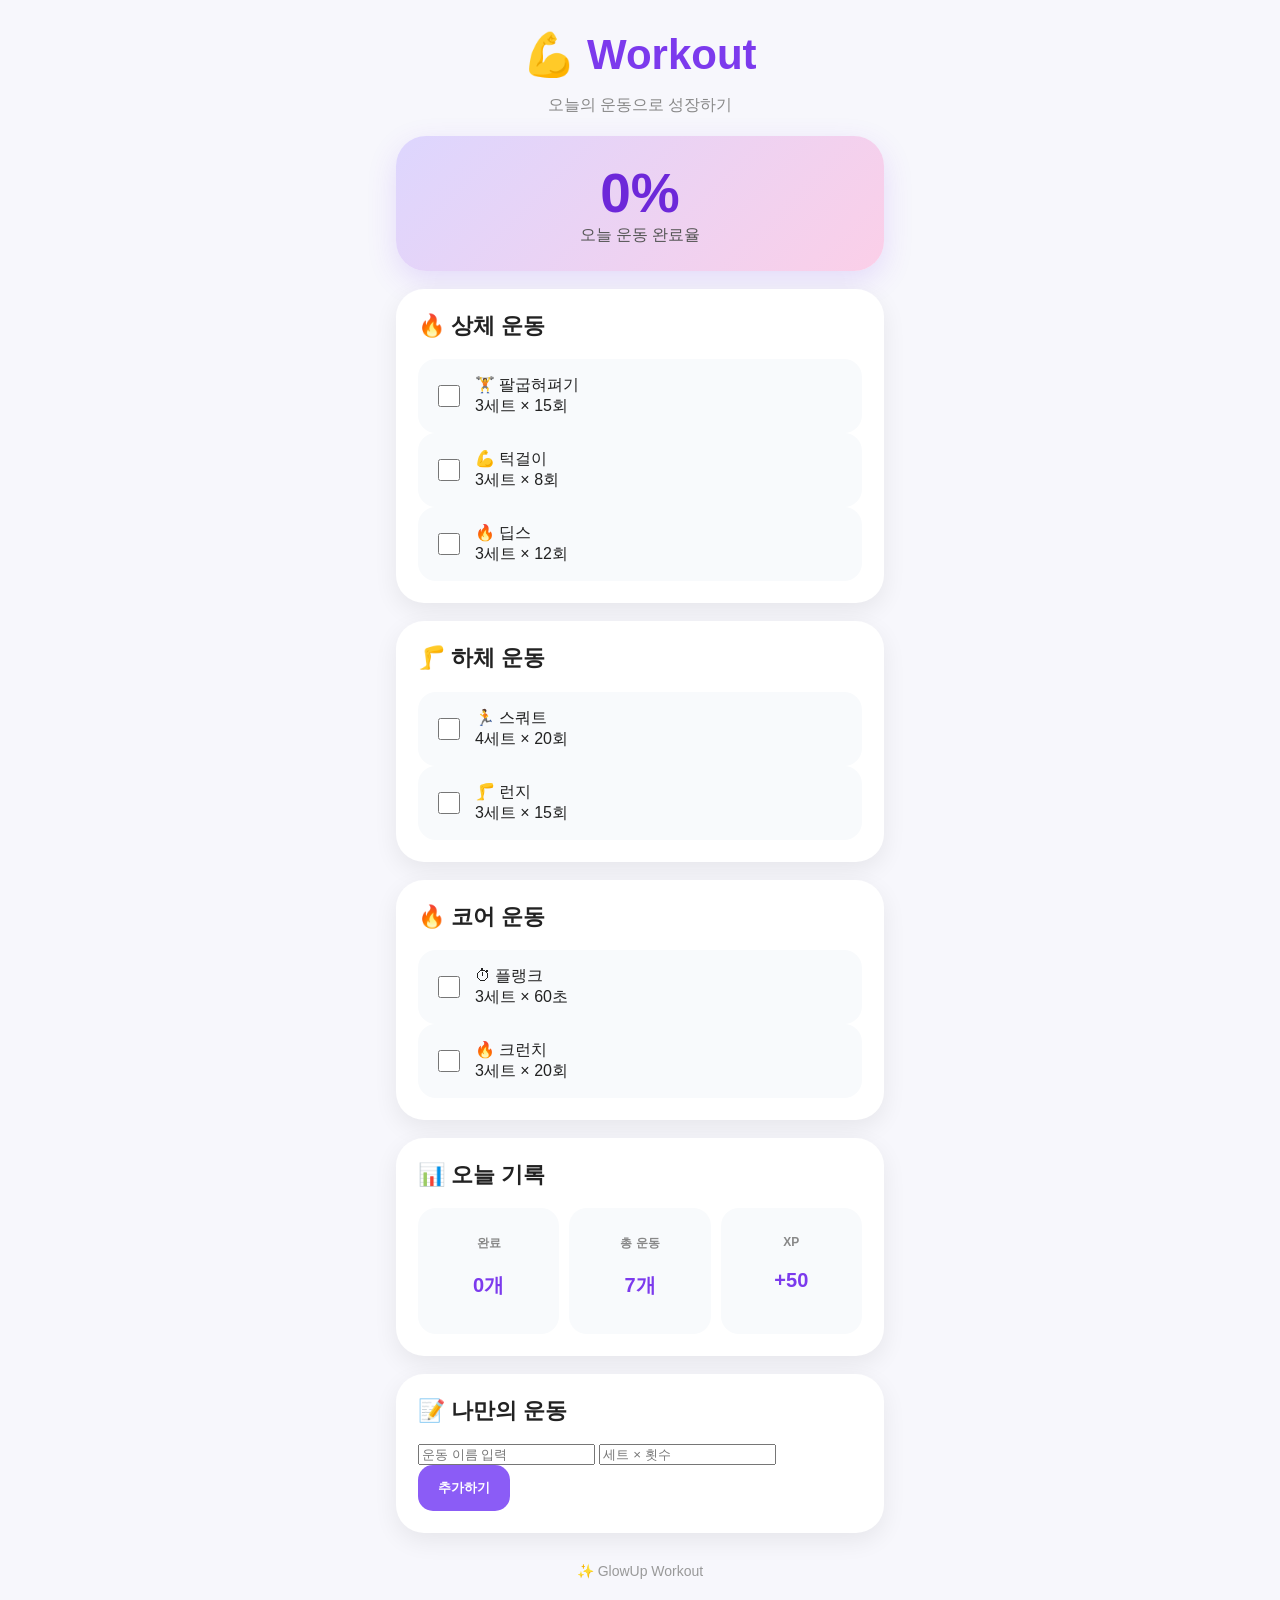
<file: workout.html>
<!DOCTYPE html>
<html lang="ko">

<head>

<meta charset="UTF-8">

<meta name="viewport" content="width=device-width, initial-scale=1.0">

<title>GlowUp | 운동</title>

<link rel="stylesheet" href="style.css">

</head>


<body>


<div class="container">



<header class="hero">

<h1>💪 Workout</h1>

<p>오늘의 운동으로 성장하기</p>


<div class="dday-card">

<h2 id="workProgress">
0%
</h2>

<span>
오늘 운동 완료율
</span>


</div>


</header>





<section class="card">


<h2>🔥 상체 운동</h2>



<label class="todo">

<input type="checkbox">

<span>
🏋️ 팔굽혀펴기
<br>
3세트 × 15회
</span>

</label>



<label class="todo">

<input type="checkbox">

<span>
💪 턱걸이
<br>
3세트 × 8회
</span>

</label>



<label class="todo">

<input type="checkbox">

<span>
🔥 딥스
<br>
3세트 × 12회
</span>

</label>



</section>







<section class="card">


<h2>🦵 하체 운동</h2>



<label class="todo">

<input type="checkbox">

<span>
🏃 스쿼트
<br>
4세트 × 20회
</span>

</label>



<label class="todo">

<input type="checkbox">

<span>
🦵 런지
<br>
3세트 × 15회
</span>

</label>



</section>







<section class="card">


<h2>🔥 코어 운동</h2>



<label class="todo">

<input type="checkbox">

<span>
⏱ 플랭크
<br>
3세트 × 60초
</span>

</label>



<label class="todo">

<input type="checkbox">

<span>
🔥 크런치
<br>
3세트 × 20회
</span>

</label>



</section>








<section class="card">


<h2>📊 오늘 기록</h2>


<div class="stats">


<div>

<h3>완료</h3>

<p id="done">
0개
</p>


</div>


<div>

<h3>총 운동</h3>

<p>
7개
</p>


</div>


<div>

<h3>XP</h3>

<p>
+50
</p>


</div>


</div>


</section>







<section class="card">


<h2>📝 나만의 운동</h2>


<input 
class="input"
placeholder="운동 이름 입력"
>


<input 
class="input"
placeholder="세트 × 횟수"
>


<button>
추가하기
</button>



</section>







<footer>

✨ GlowUp Workout

</footer>



</div>




<script src="workout.js"></script>


</body>


</html>
</file>
<file: style.css>
*{
    box-sizing:border-box;
}


body{

    margin:0;

    background:#f7f7fc;

    color:#222;

    font-family:"Pretendard",sans-serif;

}



.container{

    width:100%;

    max-width:520px;

    margin:auto;

    padding:20px 16px 40px;

}



/* 상단 */

.hero{

    text-align:center;

}


.hero h1{

    font-size:42px;

    margin:10px 0 5px;

    font-weight:800;

    color:#7c3aed;

}


.hero p{

    color:#888;

    font-size:16px;

}





/* 프로필 */

.profile{

    margin-top:25px;

    padding:18px;

    background:white;

    border-radius:25px;

    display:flex;

    justify-content:space-between;

    align-items:center;

    box-shadow:0 8px 25px rgba(0,0,0,.08);

}


.profile h3{

    margin:0;

}


.profile p{

    margin:5px 0 0;

}



.level{

    background:#ede9fe;

    color:#7c3aed;

    padding:12px 18px;

    border-radius:20px;

    font-weight:800;

}







/* 디데이 */

.dday-card{

    margin-top:20px;

    padding:25px;

    border-radius:30px;

    background:

    linear-gradient(
        135deg,
        #ddd6fe,
        #fbcfe8
    );

    box-shadow:0 10px 30px rgba(124,58,237,.15);

}



.dday-card h2{

    font-size:55px;

    margin:0;

    color:#6d28d9;

}


.dday-card span{

    color:#555;

}







/* 카드 */

.card{

    margin-top:18px;

    background:white;

    border-radius:28px;

    padding:22px;

    box-shadow:

    0 8px 25px rgba(0,0,0,.07);


    animation:up .5s ease;

}



@keyframes up{

    from{

        opacity:0;

        transform:translateY(20px);

    }


    to{

        opacity:1;

        transform:translateY(0);

    }

}




.card h2{

    font-size:22px;

    margin-top:0;

}







/* 진행률 */

.progress-bar{

    width:100%;

    height:14px;

    background:#eee;

    border-radius:20px;

    overflow:hidden;

}



.progress{

    height:100%;

    width:0%;

    background:

    linear-gradient(
        90deg,
        #8b5cf6,
        #ec4899
    );

    border-radius:20px;

    transition:.5s;

}


#progressText{

    text-align:right;

    color:#7c3aed;

    font-weight:700;

}







/* 할 일 */

#todoList{

    display:flex;

    flex-direction:column;

    gap:12px;

}



.todo{

    display:flex;

    align-items:center;

    gap:12px;

    padding:16px;

    background:#f8fafc;

    border-radius:18px;

    transition:.3s;

}



.todo:hover{

    transform:translateY(-2px);

}



.todo input{

    width:22px;

    height:22px;

    accent-color:#8b5cf6;

}



.todo span{

    font-size:16px;

}







/* 목표 */

.goal-list{

    list-style:none;

    padding:0;

}


.goal-list li{

    padding:15px;

    background:#f8fafc;

    border-radius:16px;

    margin-bottom:10px;

}







/* 사진 */

.photo-box{

    width:100%;

    height:260px;

    margin-top:15px;

    background:#f8fafc;

    border-radius:22px;

    overflow:hidden;

}



.photo-box img{

    width:100%;

    height:100%;

    object-fit:cover;

}




input[type="file"]{

    width:100%;

    padding:12px;

    margin-top:10px;

    background:#f1f5f9;

    border-radius:15px;

}







/* 통계 */

.stats{

    display:flex;

    justify-content:space-between;

    gap:10px;

}



.stats div{

    flex:1;

    background:#f8fafc;

    padding:15px 5px;

    border-radius:18px;

    text-align:center;

}



.stats h3{

    font-size:12px;

    color:#888;

}



.stats p{

    color:#7c3aed;

    font-weight:800;

    font-size:20px;

}







/* 기분 */

.mood{

    display:flex;

    justify-content:space-between;

}



.mood button{

    width:50px;

    height:50px;

    border:none;

    border-radius:50%;

    background:#f1f5f9;

    font-size:25px;

}







/* 버튼 */

button{

    background:#8b5cf6;

    color:white;

    border:none;

    padding:14px 20px;

    border-radius:15px;

    font-weight:700;

}



button:active{

    transform:scale(.9);

}







footer{

    text-align:center;

    margin-top:30px;

    color:#999;

    font-size:14px;

}
</file>
